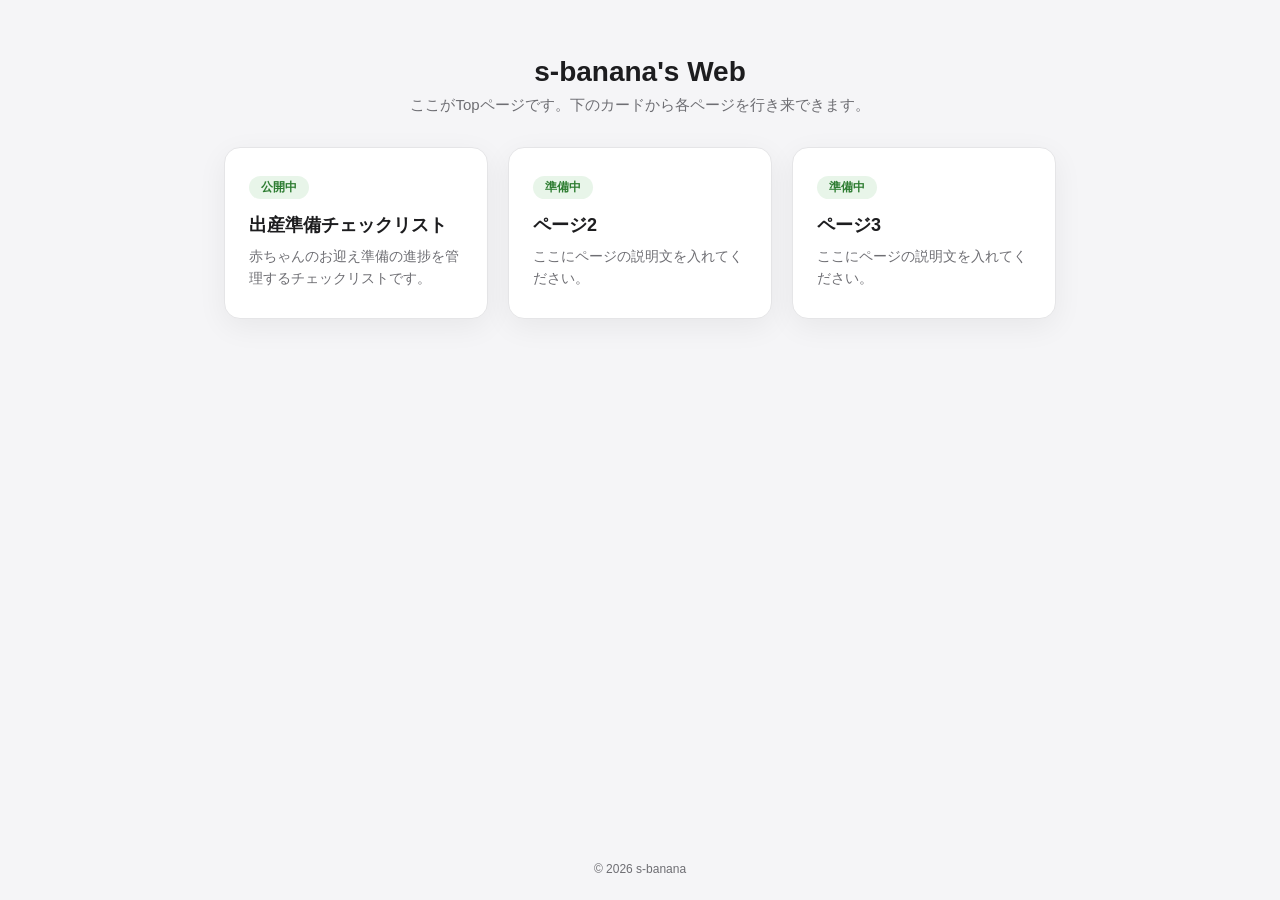
<file: index.html>
<!DOCTYPE html>
<html lang="ja">
<head>
<meta charset="UTF-8">
<meta name="viewport" content="width=device-width, initial-scale=1.0">
<title>Top | s-banana's Web</title>
<link rel="stylesheet" href="style.css">
</head>
<body>
  <header class="site-header">
    <h1>s-banana's Web</h1>
    <p>ここがTopページです。下のカードから各ページを行き来できます。</p>
  </header>

  <main>
    <div class="card-grid">

      <!-- カードは自由に複製・編集してください -->
      <a class="card" href="babychecklistv3.html">
        <span class="badge">公開中</span>
        <h2>出産準備チェックリスト</h2>
        <p>赤ちゃんのお迎え準備の進捗を管理するチェックリストです。</p>
      </a>

      <a class="card" href="page2.html">
        <span class="badge">準備中</span>
        <h2>ページ2</h2>
        <p>ここにページの説明文を入れてください。</p>
      </a>

      <a class="card" href="page3.html">
        <span class="badge">準備中</span>
        <h2>ページ3</h2>
        <p>ここにページの説明文を入れてください。</p>
      </a>

    </div>
  </main>

  <footer class="site-footer">
    &copy; 2026 s-banana
  </footer>
</body>
</html>
</file>
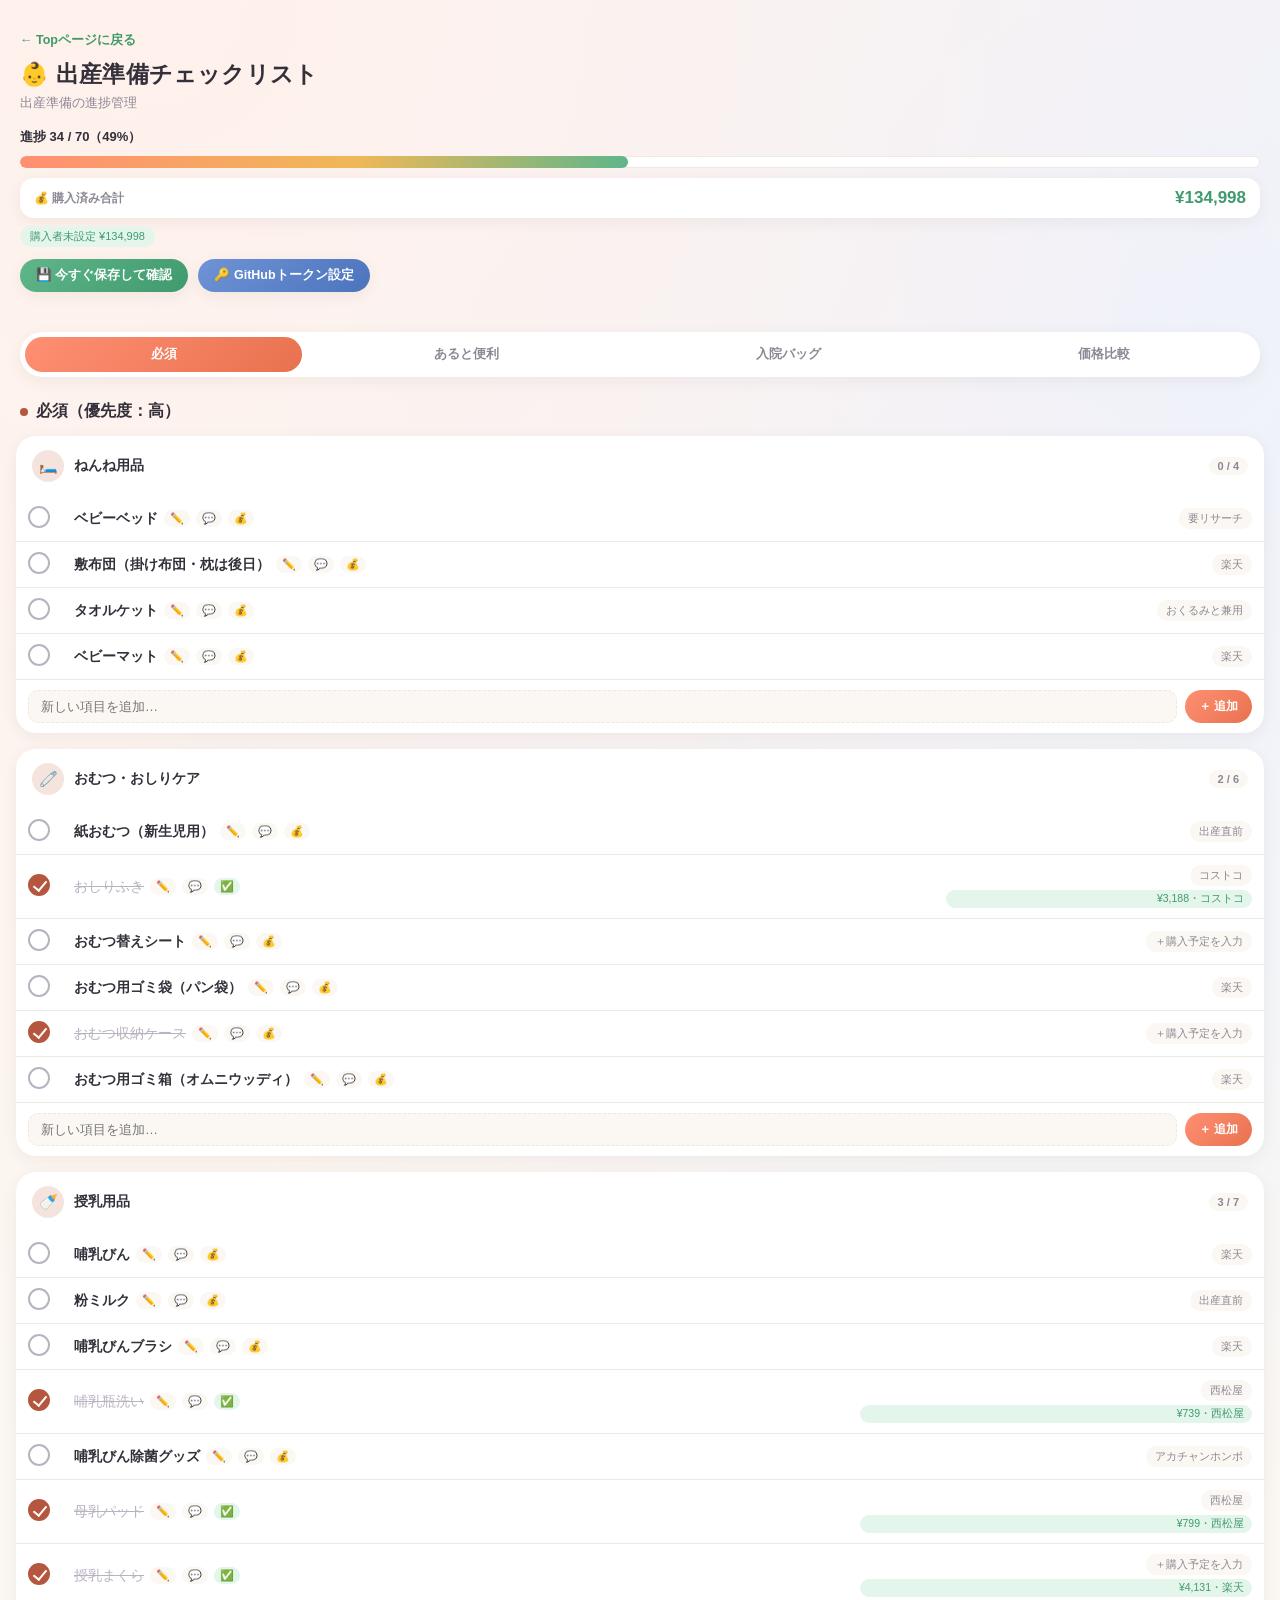
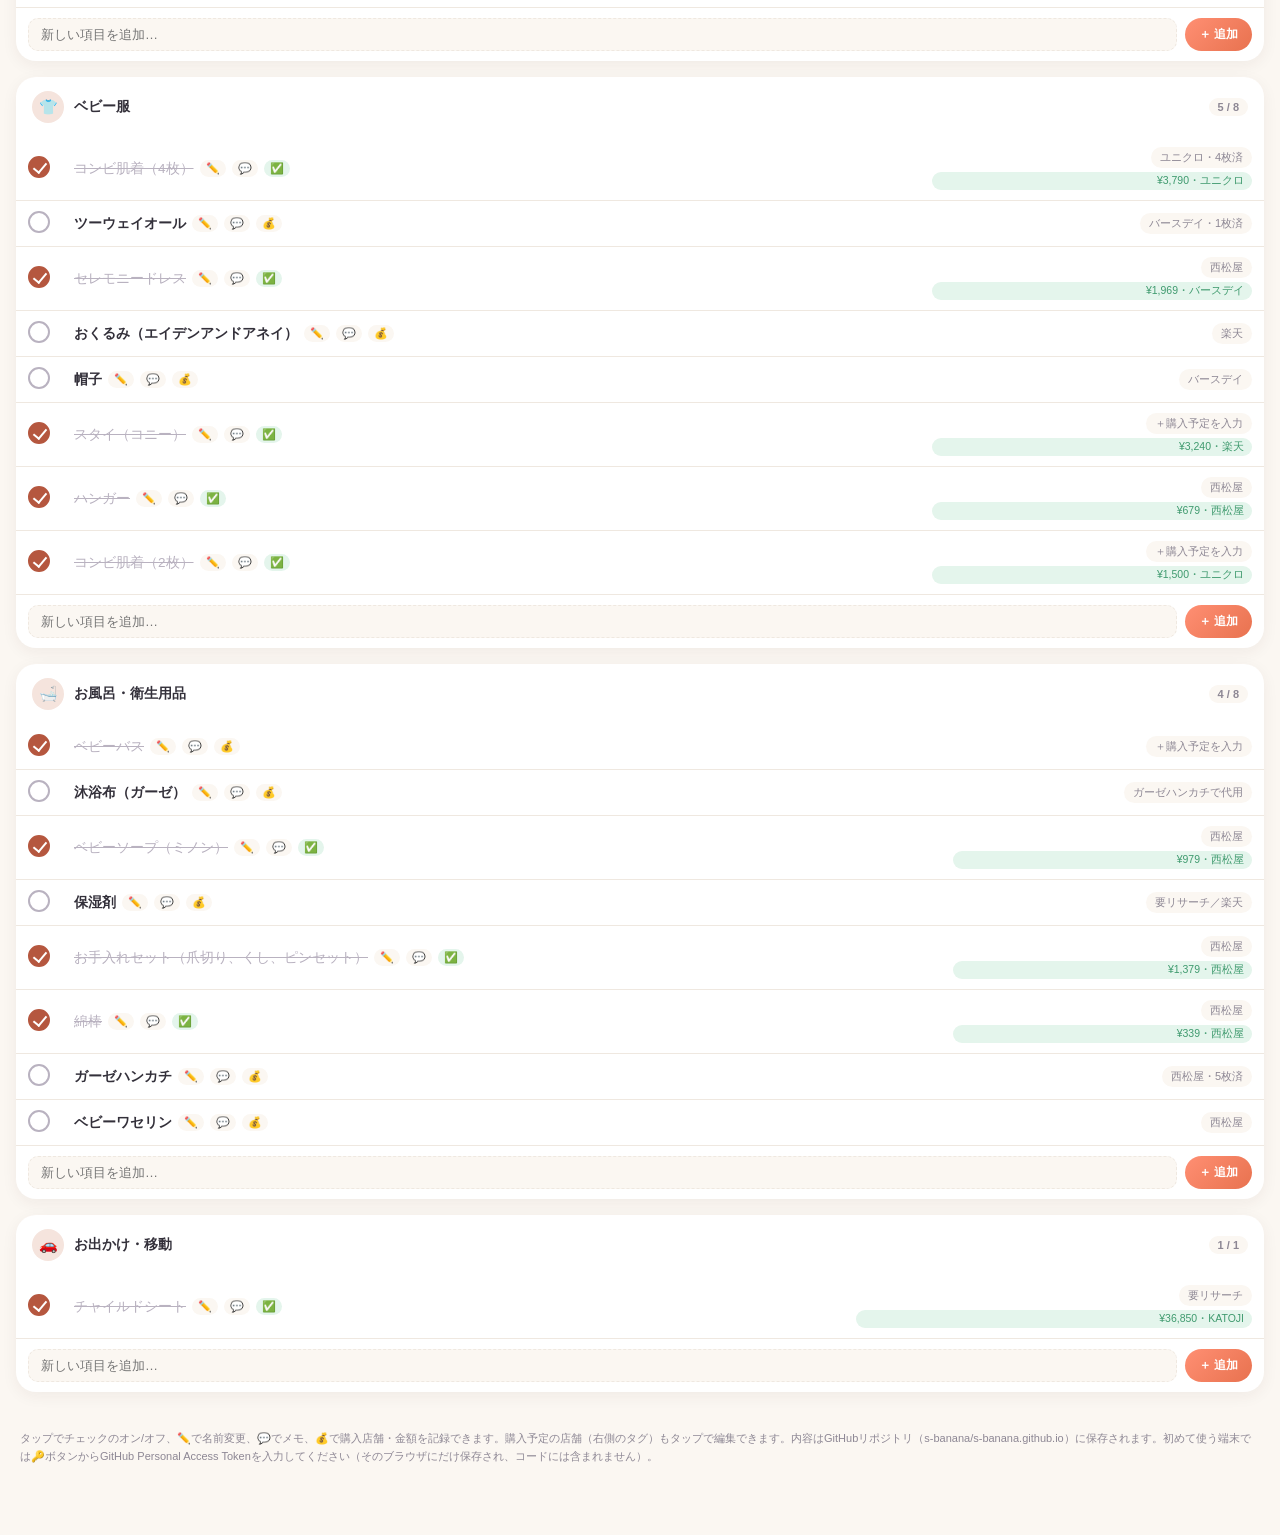
<file: babychecklistv3.html>
<!DOCTYPE html>
<html lang="ja">
<head>
<meta charset="UTF-8">
<meta name="viewport" content="width=device-width, initial-scale=1.0">
<title>出産準備チェックリスト</title>
<style>
  :root{
    --bg:#FBF7F2;
    --surface:#FFFFFF;
    --ink:#33303A;
    --ink-soft:#8D8794;
    --ink-faint:#B9B2C0;
    --line:#EFE8E0;

    --high:#FF8F73;
    --high-bg:#FFE9E2;
    --high-deep:#E8724F;

    --mid:#5FB68A;
    --mid-bg:#E4F5EC;
    --mid-deep:#3F9A6E;

    --hosp:#6E93D6;
    --hosp-bg:#E7EEFC;
    --hosp-deep:#4C74BD;

    --gold:#F0B857;

    --radius-lg:20px;
    --radius-md:14px;
    --radius-sm:10px;
    --shadow:0 4px 16px rgba(60,40,30,0.06);
  }
  *{box-sizing:border-box;}
  body{
    margin:0;
    background:
      radial-gradient(circle at 12% 0%, #FFF1EC 0%, transparent 45%),
      radial-gradient(circle at 90% 10%, #EAF2FF 0%, transparent 40%),
      var(--bg);
    font-family:"Hiragino Maru Gothic ProN","M PLUS Rounded 1c","Hiragino Sans","Yu Gothic",sans-serif;
    color:var(--ink);
    padding:0 0 70px;
    -webkit-font-smoothing:antialiased;
  }

  header{
    padding:30px 20px 22px;
    position:relative;
  }
  header h1{
    font-size:23px;
    margin:0 0 4px;
    letter-spacing:.01em;
    font-weight:800;
    display:flex;
    align-items:center;
    gap:8px;
  }
  header .sub{
    font-size:13px;
    color:var(--ink-soft);
    margin:0;
  }

  .tally-wrap{
    margin-top:16px;
    display:flex;
    align-items:center;
    justify-content:space-between;
    gap:10px;
  }
  .tally-label{ font-size:13px; color:var(--ink); font-weight:700; }
  #saveNotice{
    font-size:11px;
    font-weight:700;
    color:var(--mid-deep);
    background:var(--mid-bg);
    padding:3px 10px;
    border-radius:999px;
  }
  #saveNotice.is-error{
    color:var(--high-deep);
    background:var(--high-bg);
  }
  .progress-track{
    margin-top:10px;
    width:100%;
    height:12px;
    background:var(--surface);
    border-radius:999px;
    overflow:hidden;
    box-shadow:inset 0 0 0 1px var(--line);
  }
  .progress-fill{
    height:100%;
    width:0%;
    background:linear-gradient(90deg, var(--high), var(--gold) 55%, var(--mid));
    border-radius:999px;
    transition:width .4s cubic-bezier(.4,0,.2,1);
  }

  .save-row{
    margin-top:12px;
    display:flex;
    align-items:center;
    gap:10px;
    flex-wrap:wrap;
  }
  .save-btn{
    font-family:inherit;
    font-size:12.5px;
    font-weight:700;
    color:#fff;
    background:linear-gradient(135deg, var(--mid), var(--mid-deep));
    border:none;
    padding:8px 16px;
    border-radius:999px;
    cursor:pointer;
    box-shadow:var(--shadow);
  }
  .save-btn:active{ transform:scale(.96); }
  .save-status{
    font-size:11px;
    color:var(--ink-soft);
    line-height:1.5;
  }

  nav.tabs{
    display:flex;
    gap:6px;
    margin:18px 20px 0;
    padding:5px;
    background:var(--surface);
    border-radius:999px;
    box-shadow:var(--shadow);
    overflow-x:auto;
  }
  nav.tabs button{
    flex:1 0 auto;
    white-space:nowrap;
    font-family:inherit;
    font-size:12.5px;
    font-weight:700;
    background:none;
    border:none;
    padding:9px 14px;
    color:var(--ink-soft);
    cursor:pointer;
    border-radius:999px;
    transition:background .2s ease, color .2s ease;
  }
  nav.tabs button.active{
    color:#fff;
    background:linear-gradient(135deg, var(--high), var(--high-deep));
  }

  main{padding:18px 16px 0;}
  section.panel{display:none;}
  section.panel.active{display:block;}

  .priority-title{
    font-size:16px;
    margin:6px 4px 14px;
    font-weight:800;
    display:flex;
    align-items:center;
    gap:8px;
  }
  .priority-title .dot{
    width:8px;height:8px;border-radius:50%;
    display:inline-block;
  }

  .category{
    margin-bottom:16px;
    background:var(--surface);
    border-radius:var(--radius-lg);
    box-shadow:var(--shadow);
    overflow:hidden;
  }
  .category .cat-head{
    display:flex;
    align-items:center;
    gap:10px;
    padding:14px 16px;
  }
  .cat-icon{
    width:32px; height:32px;
    border-radius:50%;
    display:flex; align-items:center; justify-content:center;
    font-size:15px;
    flex-shrink:0;
  }
  .category .cat-head h2{
    font-size:14px;
    margin:0;
    font-weight:800;
    flex:1;
  }
  .cat-progress{
    font-size:11px;
    font-weight:700;
    color:var(--ink-soft);
    background:var(--bg);
    padding:3px 9px;
    border-radius:999px;
    flex-shrink:0;
  }

  table{ width:100%; border-collapse:collapse; }
  tr{ border-top:1px solid var(--line); }
  tr:first-child{ border-top:none; }
  td{ padding:10px 12px; font-size:13.5px; vertical-align:middle; }
  td.check-col{width:38px; text-align:center;}
  td.note-col{ text-align:right; }

  .note-tag{
    display:inline-block;
    font-size:11px;
    color:var(--ink-soft);
    background:var(--bg);
    padding:3px 9px;
    border-radius:999px;
    white-space:nowrap;
    cursor:pointer;
  }
  .note-input{
    font-family:inherit;
    font-size:11px;
    color:var(--ink);
    border:none;
    border-bottom:2px solid var(--high);
    background:transparent;
    padding:0 0 2px;
    width:90px;
    text-align:right;
    box-sizing:border-box;
  }
  .note-input:focus{ outline:none; }
  .purchased-tag{
    display:block;
    font-size:10.5px;
    color:var(--mid-deep);
    background:var(--mid-bg);
    padding:2px 8px;
    border-radius:999px;
    white-space:nowrap;
    margin-top:4px;
  }

  .buy-btn{
    border:none; background:var(--bg); cursor:pointer;
    font-size:11px; color:var(--ink-soft);
    margin-left:6px; padding:2px 6px;
    border-radius:999px;
    vertical-align:middle;
  }
  .buy-btn.has-buy{ color:var(--mid-deep); background:var(--mid-bg); }

  tr.buy-row td{ padding:0 14px 14px; border-top:none; }
  tr.buy-row.hidden{ display:none; }
  .buy-form{ display:flex; gap:8px; flex-wrap:wrap; }
  .buy-form input{
    font-family:inherit;
    font-size:12.5px;
    padding:8px 10px;
    border:1.5px solid var(--line);
    border-radius:var(--radius-sm);
    background:var(--bg);
    box-sizing:border-box;
  }
  .buy-form input.buy-store-input{ flex:1.2; min-width:120px; }
  .buy-form input.buy-price-input{ flex:1; min-width:90px; }
  .buy-form input.buy-buyer-input{ flex-basis:100%; }
  .buy-form input:focus{ outline:none; border-color:var(--mid); }

  .breakdown-row{
    margin-top:8px;
    display:flex;
    flex-wrap:wrap;
    gap:6px;
  }
  .breakdown-chip{
    font-size:11px;
    color:var(--mid-deep);
    background:var(--mid-bg);
    padding:3px 10px;
    border-radius:999px;
    white-space:nowrap;
  }

  .total-row{
    margin-top:10px;
    display:flex;
    align-items:center;
    justify-content:space-between;
    background:var(--surface);
    padding:10px 14px;
    border-radius:var(--radius-md);
    box-shadow:var(--shadow);
  }
  .total-label{ font-size:12px; color:var(--ink-soft); font-weight:700; }
  .total-value{ font-size:17px; color:var(--mid-deep); font-weight:800; }

  .checkbox{
    width:22px;height:22px;
    border:2px solid var(--ink-faint);
    border-radius:50%;
    display:inline-block;
    cursor:pointer;
    position:relative;
    transition:background .15s ease, border-color .15s ease, transform .1s ease;
  }
  .checkbox:active{ transform:scale(.9); }
  .checkbox.checked{ border-color:transparent; }
  .checkbox.checked::after{
    content:"";
    position:absolute;
    left:6px; top:2px;
    width:6px; height:11px;
    border:solid #fff;
    border-width:0 2.5px 2.5px 0;
    transform:rotate(40deg);
  }

  .item-text{ cursor:pointer; font-weight:600; }
  .item-text.checked{ color:var(--ink-faint); text-decoration:line-through; font-weight:400; }

  .memo-btn{
    border:none; background:var(--bg); cursor:pointer;
    font-size:11px; color:var(--ink-soft);
    margin-left:6px; padding:2px 6px;
    border-radius:999px;
    vertical-align:middle;
  }
  .memo-btn.has-memo{ color:var(--high-deep); background:var(--high-bg); }

  .rename-input{
    font-family:inherit;
    font-size:13.5px;
    font-weight:600;
    color:var(--ink);
    border:none;
    border-bottom:2px solid var(--high);
    background:transparent;
    padding:0 0 2px;
    width:100%;
    box-sizing:border-box;
  }
  .rename-input:focus{ outline:none; }

  .del-btn{
    border:none; background:none; cursor:pointer;
    font-size:14px; color:var(--ink-faint);
    margin-left:4px; padding:0 4px;
    vertical-align:middle;
  }

  .add-item-row td{ padding:10px 12px; }
  .add-item-form{
    display:flex;
    gap:8px;
    align-items:center;
  }
  .add-item-input{
    flex:1;
    font-family:inherit;
    font-size:13px;
    padding:8px 12px;
    border:1.5px dashed var(--line);
    border-radius:var(--radius-sm);
    background:var(--bg);
    box-sizing:border-box;
  }
  .add-item-input:focus{ outline:none; border-color:var(--high); border-style:solid; }
  .add-item-btn{
    font-family:inherit;
    font-size:12px;
    font-weight:700;
    color:#fff;
    background:linear-gradient(135deg, var(--high), var(--high-deep));
    border:none;
    padding:8px 14px;
    border-radius:999px;
    cursor:pointer;
    white-space:nowrap;
  }

  tr.memo-row td{ padding:0 14px 14px; border-top:none; }
  tr.memo-row.hidden{ display:none; }
  textarea.memo-input{
    width:100%;
    font-family:inherit;
    font-size:12.5px;
    padding:8px 10px;
    border:1.5px solid var(--line);
    border-radius:var(--radius-sm);
    background:var(--bg);
    resize:vertical;
    min-height:36px;
    box-sizing:border-box;
  }
  textarea.memo-input:focus{ outline:none; border-color:var(--high); }

  footer{ padding:22px 20px 0; font-size:11px; color:var(--ink-soft); line-height:1.6; }

  .price-note{
    font-size:12px;
    color:var(--ink-soft);
    margin:0 0 14px;
    line-height:1.6;
    background:var(--surface);
    padding:12px 14px;
    border-radius:var(--radius-md);
    box-shadow:var(--shadow);
  }
  table.price-table{
    width:100%;
    border-collapse:separate;
    border-spacing:0 8px;
  }
  table.price-table th{
    text-align:left;
    font-size:10.5px;
    color:var(--ink-soft);
    padding:0 10px 4px;
    font-weight:800;
  }
  table.price-table tr:not(:first-child){
    background:var(--surface);
    box-shadow:var(--shadow);
  }
  table.price-table td{
    font-size:12.5px;
    padding:12px 10px;
    vertical-align:top;
  }
  table.price-table tr:not(:first-child) td:first-child{ border-radius:var(--radius-sm) 0 0 var(--radius-sm); }
  table.price-table tr:not(:first-child) td:last-child{ border-radius:0 var(--radius-sm) var(--radius-sm) 0; }
  table.price-table td.item-name{ font-weight:800; width:26%; }
  table.price-table td.cheapest{ color:var(--mid-deep); font-weight:800; }
</style>
</head>
<body>

<header>
  <a href="index.html" style="display:inline-block;margin-bottom:10px;font-size:12.5px;font-weight:700;color:var(--mid-deep);text-decoration:none;">← Topページに戻る</a>
  <h1>👶 出産準備チェックリスト</h1>
  <p class="sub">出産準備の進捗管理</p>
  <div class="tally-wrap">
    <span class="tally-label" id="tallyLabel">進捗 0 / 0</span>
    <span id="saveNotice" style="opacity:0;transition:opacity .3s;"></span>
  </div>
  <div class="progress-track">
    <div class="progress-fill" id="progressFill"></div>
  </div>
  <div class="total-row">
    <span class="total-label">💰 購入済み合計</span>
    <span class="total-value" id="totalValue">¥0</span>
  </div>
  <div class="breakdown-row" id="breakdownRow"></div>
  <div class="save-row">
    <button type="button" class="save-btn" id="manualSaveBtn">💾 今すぐ保存して確認</button>
    <button type="button" class="save-btn" id="tokenSetupBtn" style="background:linear-gradient(135deg, var(--hosp), var(--hosp-deep));">🔑 GitHubトークン設定</button>
    <span class="save-status" id="saveStatus"></span>
  </div>
</header>

<nav class="tabs">
  <button class="tab-btn active" data-panel="p-high">必須</button>
  <button class="tab-btn" data-panel="p-mid">あると便利</button>
  <button class="tab-btn" data-panel="p-hosp">入院バッグ</button>
  <button class="tab-btn" data-panel="p-price">価格比較</button>
</nav>

<main>
  <section class="panel active" id="p-high"></section>
  <section class="panel" id="p-mid"></section>
  <section class="panel" id="p-hosp"></section>
  <section class="panel" id="p-price"></section>
</main>

<footer>タップでチェックのオン/オフ、✏️で名前変更、💬でメモ、💰で購入店舗・金額を記録できます。購入予定の店舗（右側のタグ）もタップで編集できます。内容はGitHubリポジトリ（s-banana/s-banana.github.io）に保存されます。初めて使う端末では🔑ボタンからGitHub Personal Access Tokenを入力してください（そのブラウザにだけ保存され、コードには含まれません）。</footer>

<script>
var DATA = {
  high: {
    title: "必須（優先度：高）",
    band: "#B5573F", bandBg: "#F5E4DD",
    cats: [
      { name:"ねんね用品", items:[
        {t:"ベビーベッド", n:"要リサーチ", done:false},
        {t:"敷布団（掛け布団・枕は後日）", n:"楽天", done:false},
        {t:"タオルケット", n:"おくるみと兼用", done:false},
        {t:"ベビーマット", n:"楽天", done:false}
      ]},
      { name:"おむつ・おしりケア", items:[
        {t:"紙おむつ（新生児用）", n:"出産直前", done:false},
        {t:"おしりふき", n:"コストコ", done:true, buyStore:"コストコ", price:3188},
        {t:"おむつ替えシート", n:"", done:false},
        {t:"おむつ用ゴミ袋（パン袋）", n:"楽天", done:false},
        {t:"おむつ収納ケース", n:"", done:true},
        {t:"おむつ用ゴミ箱（オムニウッディ）", n:"楽天", done:false}
      ]},
      { name:"授乳用品", items:[
        {t:"哺乳びん", n:"楽天", done:false},
        {t:"粉ミルク", n:"出産直前", done:false},
        {t:"哺乳びんブラシ", n:"楽天", done:false},
        {t:"哺乳瓶洗い", n:"西松屋", done:true, buyStore:"西松屋", price:739},
        {t:"哺乳びん除菌グッズ", n:"アカチャンホンポ", done:false},
        {t:"母乳パッド", n:"西松屋", done:true, buyStore:"西松屋", price:799},
        {t:"授乳まくら", n:"", done:true, buyStore:"楽天", price:4131}
      ]},
      { name:"ベビー服", items:[
        {t:"コンビ肌着（4枚）", n:"ユニクロ・4枚済", done:true, buyStore:"ユニクロ", price:3790},
        {t:"ツーウェイオール", n:"バースデイ・1枚済", done:false},
        {t:"セレモニードレス", n:"西松屋", done:true, buyStore:"バースデイ", price:1969},
        {t:"おくるみ（エイデンアンドアネイ）", n:"楽天", done:false},
        {t:"帽子", n:"バースデイ", done:false},
        {t:"スタイ（コニー）", n:"", done:true, buyStore:"楽天", price:3240},
        {t:"ハンガー", n:"西松屋", done:true, buyStore:"西松屋", price:679},
        {t:"コンビ肌着（2枚）", n:"", done:true, buyStore:"ユニクロ", price:1500}
      ]},
      { name:"お風呂・衛生用品", items:[
        {t:"ベビーバス", n:"", done:true},
        {t:"沐浴布（ガーゼ）", n:"ガーゼハンカチで代用", done:false},
        {t:"ベビーソープ（ミノン）", n:"西松屋", done:true, buyStore:"西松屋", price:979},
        {t:"保湿剤", n:"要リサーチ／楽天", done:false},
        {t:"お手入れセット（爪切り、くし、ピンセット）", n:"西松屋", done:true, buyStore:"西松屋", price:1379},
        {t:"綿棒", n:"西松屋", done:true, buyStore:"西松屋", price:339},
        {t:"ガーゼハンカチ", n:"西松屋・5枚済", done:false},
        {t:"ベビーワセリン", n:"西松屋", done:false}
      ]},
      { name:"お出かけ・移動", items:[
        {t:"チャイルドシート", n:"要リサーチ", done:true, buyStore:"KATOJI", price:36850}
      ]}
    ]
  },
  mid: {
    title: "あると便利（優先度：中）",
    band: "#6E8A63", bandBg: "#E7EEE0",
    cats: [
      { name:"ねんね・あやし", items:[
        {t:"スリーパー", n:"寝返り開始後", done:false},
        {t:"メリー", n:"楽天？", done:false},
        {t:"スワドル", n:"楽天", done:false}
      ]},
      { name:"お出かけ", items:[
        {t:"ベビーカー", n:"要リサーチ", done:false},
        {t:"抱っこひも", n:"コニー使用後に検討", done:false},
        {t:"抱っこひも（セカンド）", n:"コニー公式", done:true, buyStore:"楽天", price:6939},
        {t:"ベビーカーフック", n:"", done:false},
        {t:"カーステッカー", n:"", done:false},
        {t:"お出かけバッグ", n:"西松屋", done:true, buyStore:"西松屋", price:2727},
        {t:"母子手帳ケース", n:"西松屋", done:true, buyStore:"西松屋", price:1699},
        {t:"腹帯", n:"", done:true, buyStore:"アカチャンホンポ", price:2618},
        {t:"骨盤ベルト", n:"", done:true, buyStore:"アカチャンホンポ", price:5280}
      ]},
      { name:"授乳サポート", items:[
        {t:"搾乳機", n:"要リサーチ", done:false},
        {t:"授乳ライト", n:"要リサーチ", done:false},
        {t:"円座クッション", n:"実家にある？", done:false},
        {t:"乳頭ケア用品", n:"", done:true}
      ]},
      { name:"お部屋環境", items:[
        {t:"温湿度計", n:"", done:true},
        {t:"おむつストッカー", n:"", done:true, buyStore:"楽天", price:2831},
        {t:"その他①", n:"", done:true, buyStore:"バースデイ", price:9075},
        {t:"棚類", n:"", done:true, buyStore:"IKEA", price:26494},
        {t:"本", n:"", done:true, buyStore:"積分館", price:2640},
        {t:"その他②", n:"", done:true, buyStore:"西松屋", price:9445}
      ]}
    ]
  },
  hosp: {
    title: "入院バッグ（ママ用）",
    band: "#4C6E8A", bandBg: "#DEE7ED",
    cats: [
      { name:"入院前に準備", items:[
        {t:"母子手帳", n:"", done:false},
        {t:"健康保険証", n:"", done:false},
        {t:"診察券", n:"", done:false},
        {t:"入院書類", n:"", done:false},
        {t:"スマホ", n:"", done:false},
        {t:"スマホ充電器", n:"", done:false},
        {t:"メガネ", n:"", done:true},
        {t:"前開きパジャマ", n:"あと1着・バースデイ/西松屋", done:true, buyStore:"無印", price:3990},
        {t:"授乳ブラ", n:"あと2着・バースデイ/西松屋", done:true, buyStore:"西松屋", price:1678},
        {t:"産褥ショーツ", n:"", done:true},
        {t:"産褥パッド", n:"西松屋", done:false},
        {t:"ペットボトル用ストローキャップ", n:"", done:true},
        {t:"テニスボール", n:"", done:true},
        {t:"うちわ・ハンディファン", n:"", done:true}
      ]}
    ]
  }
};

function addMemoField(dataObj){
  var keys = Object.keys(dataObj);
  for (var k = 0; k < keys.length; k++){
    var cats = dataObj[keys[k]].cats;
    for (var ci = 0; ci < cats.length; ci++){
      for (var ii = 0; ii < cats[ci].items.length; ii++){
        var it = cats[ci].items[ii];
        if (typeof it.memo === "undefined") it.memo = "";
        if (typeof it.isCustom === "undefined") it.isCustom = false;
        if (typeof it.buyStore === "undefined") it.buyStore = "";
        if (typeof it.price === "undefined") it.price = "";
        if (typeof it.buyer === "undefined") it.buyer = "";
      }
    }
  }
}
addMemoField(DATA);

var DEFAULT_TEXT = {};
var DEFAULT_NOTE = {};
(function captureDefaultText(){
  var keys = Object.keys(DATA);
  for (var k = 0; k < keys.length; k++){
    var cats = DATA[keys[k]].cats;
    for (var ci = 0; ci < cats.length; ci++){
      for (var ii = 0; ii < cats[ci].items.length; ii++){
        var id = keys[k] + "-" + ci + "-" + ii;
        DEFAULT_TEXT[id] = cats[ci].items[ii].t;
        DEFAULT_NOTE[id] = cats[ci].items[ii].n;
      }
    }
  }
})();

var PANEL_MAP = { high:"p-high", mid:"p-mid", hosp:"p-hosp" };

var PRICE_DATA = [
  { name:"ベビーベッド", amazon:"5,000〜25,000円", nishimatsuya:"5,000〜20,000円", rakuten:"4,500〜27,000円", cheapest:"nishimatsuya", memo:"添い寝タイプは安め、据置き型は高め" },
  { name:"おむつ替えシート", amazon:"900〜2,000円", nishimatsuya:"約1,300円", rakuten:"800〜2,000円", cheapest:"rakuten", memo:"" },
  { name:"保湿剤（ベビーワセリン等）", amazon:"500〜1,400円", nishimatsuya:"548円〜", rakuten:"400〜1,500円", cheapest:"nishimatsuya", memo:"西松屋オリジナルが手頃" },
  { name:"チャイルドシート", amazon:"30,000〜60,000円", nishimatsuya:"店頭中心・要確認", rakuten:"25,000〜40,000円", cheapest:"rakuten", memo:"回転式・ISOFIXは高め" },
  { name:"メリー", amazon:"2,000〜6,000円", nishimatsuya:"1,500〜3,000円", rakuten:"2,000〜6,000円", cheapest:"nishimatsuya", memo:"SmartAngelが安め" },
  { name:"ベビーカー", amazon:"35,000〜60,000円", nishimatsuya:"7,000〜20,000円", rakuten:"30,000〜65,000円", cheapest:"nishimatsuya", memo:"西松屋は普及モデル中心" },
  { name:"ベビーカーフック", amazon:"700〜1,500円", nishimatsuya:"500〜1,000円", rakuten:"600〜1,500円", cheapest:"nishimatsuya", memo:"" },
  { name:"カーステッカー", amazon:"300〜800円", nishimatsuya:"300〜600円", rakuten:"300〜800円", cheapest:"nishimatsuya", memo:"" },
  { name:"搾乳機（電動）", amazon:"5,000〜35,000円", nishimatsuya:"手動中心・電動は少なめ", rakuten:"5,000〜36,000円", cheapest:"amazon", memo:"ハンズフリー型は高め" },
  { name:"授乳ライト", amazon:"2,000〜5,000円", nishimatsuya:"取扱い少なめ", rakuten:"2,000〜5,000円", cheapest:"amazon", memo:"ニトリ・無印でも代用可" }
];

function renderPriceComparison(){
  var panel = document.getElementById("p-price");
  panel.innerHTML = "";

  var note = document.createElement("p");
  note.className = "price-note";
  note.textContent = "店舗未定・要リサーチだった項目のみ、参考価格帯をまとめました。実売価格は商品・モデルによって幅があるため、購入前に最新価格をご確認ください（調査時点の目安です）。緑色が比較的安い店舗の目安です。";
  panel.appendChild(note);

  var table = document.createElement("table");
  table.className = "price-table";
  var thead = document.createElement("tr");
  ["項目","Amazon","西松屋","楽天"].forEach(function(h){
    var th = document.createElement("th");
    th.textContent = h;
    thead.appendChild(th);
  });
  table.appendChild(thead);

  PRICE_DATA.forEach(function(row){
    var tr = document.createElement("tr");

    var tdName = document.createElement("td");
    tdName.className = "item-name";
    tdName.textContent = row.name;
    if (row.memo) {
      var memoSpan = document.createElement("span");
      memoSpan.style.cssText = "display:block;font-weight:normal;font-size:11px;color:var(--ink-soft);margin-top:2px;";
      memoSpan.textContent = row.memo;
      tdName.appendChild(memoSpan);
    }
    tr.appendChild(tdName);

    ["amazon","nishimatsuya","rakuten"].forEach(function(storeKey){
      var td = document.createElement("td");
      if (row.cheapest === storeKey) td.className = "cheapest";
      td.textContent = row[storeKey];
      tr.appendChild(td);
    });

    table.appendChild(tr);
  });
  panel.appendChild(table);
}

var CATEGORY_ICONS = {
  "ねんね用品":"🛏️", "おむつ・おしりケア":"🧷", "授乳用品":"🍼", "ベビー服":"👕",
  "お風呂・衛生用品":"🛁", "お出かけ・移動":"🚗", "ねんね・あやし":"🎵", "お出かけ":"🚼",
  "授乳サポート":"🤱", "お部屋環境":"🌡️", "入院前に準備":"🏥"
};

function render(){
  var keys = Object.keys(DATA);
  for (var k = 0; k < keys.length; k++){
    var key = keys[k];
    var group = DATA[key];
    var panel = document.getElementById(PANEL_MAP[key]);
    panel.innerHTML = "";

    var titleEl = document.createElement("div");
    titleEl.className = "priority-title";
    var dot = document.createElement("span");
    dot.className = "dot";
    dot.style.background = group.band;
    titleEl.appendChild(dot);
    var titleText = document.createElement("span");
    titleText.textContent = group.title;
    titleEl.appendChild(titleText);
    panel.appendChild(titleEl);

    for (var ci = 0; ci < group.cats.length; ci++){
      var cat = group.cats[ci];
      var catEl = document.createElement("div");
      catEl.className = "category";

      var head = document.createElement("div");
      head.className = "cat-head";
      var doneCount = 0;
      for (var x = 0; x < cat.items.length; x++){ if (cat.items[x].done) doneCount++; }

      var iconBadge = document.createElement("span");
      iconBadge.className = "cat-icon";
      iconBadge.style.background = group.bandBg;
      iconBadge.textContent = CATEGORY_ICONS[cat.name] || "✨";
      head.appendChild(iconBadge);

      var h2 = document.createElement("h2");
      h2.textContent = cat.name;
      var progSpan = document.createElement("span");
      progSpan.className = "cat-progress";
      progSpan.textContent = doneCount + " / " + cat.items.length;
      head.appendChild(h2);
      head.appendChild(progSpan);
      catEl.appendChild(head);

      var table = document.createElement("table");
      for (var ii = 0; ii < cat.items.length; ii++){
        var item = cat.items[ii];
        var rowId = key + "-" + ci + "-" + ii;
        var tr = document.createElement("tr");

        var tdCheck = document.createElement("td");
        tdCheck.className = "check-col";
        var cb = document.createElement("span");
        cb.className = "checkbox" + (item.done ? " checked" : "");
        cb.setAttribute("data-key", key);
        cb.setAttribute("data-ci", ci);
        cb.setAttribute("data-ii", ii);
        if (item.done) { cb.style.background = group.band; cb.style.borderColor = group.band; }
        tdCheck.appendChild(cb);

        var tdItem = document.createElement("td");

        if (item.editing) {
          var renameInput = document.createElement("input");
          renameInput.type = "text";
          renameInput.className = "rename-input";
          renameInput.value = item.t;
          renameInput.setAttribute("data-key", key);
          renameInput.setAttribute("data-ci", ci);
          renameInput.setAttribute("data-ii", ii);
          tdItem.appendChild(renameInput);
        } else {
          var itemSpan = document.createElement("span");
          itemSpan.className = "item-text" + (item.done ? " checked" : "");
          itemSpan.textContent = item.t;
          itemSpan.setAttribute("data-key", key);
          itemSpan.setAttribute("data-ci", ci);
          itemSpan.setAttribute("data-ii", ii);
          tdItem.appendChild(itemSpan);

          var renameBtn = document.createElement("button");
          renameBtn.type = "button";
          renameBtn.className = "memo-btn";
          renameBtn.textContent = "✏️";
          renameBtn.setAttribute("data-rename-toggle", rowId);
          tdItem.appendChild(renameBtn);

          var memoBtn = document.createElement("button");
          memoBtn.type = "button";
          memoBtn.className = "memo-btn" + (item.memo ? " has-memo" : "");
          memoBtn.textContent = item.memo ? "📝" : "💬";
          memoBtn.setAttribute("data-memo-toggle", rowId);
          tdItem.appendChild(memoBtn);

          if (item.isCustom) {
            var delBtn = document.createElement("button");
            delBtn.type = "button";
            delBtn.className = "del-btn";
            delBtn.textContent = "🗑️";
            delBtn.setAttribute("data-del-key", key);
            delBtn.setAttribute("data-del-ci", ci);
            delBtn.setAttribute("data-del-ii", ii);
            tdItem.appendChild(delBtn);
          }

          var buyBtn = document.createElement("button");
          buyBtn.type = "button";
          var hasBuy = item.price || item.buyStore;
          buyBtn.className = "buy-btn" + (hasBuy ? " has-buy" : "");
          buyBtn.textContent = hasBuy ? "✅" : "💰";
          buyBtn.setAttribute("data-buy-toggle", rowId);
          tdItem.appendChild(buyBtn);
        }

        var tdNote = document.createElement("td");
        tdNote.className = "note-col";
        if (item.editingNote) {
          var noteInput = document.createElement("input");
          noteInput.type = "text";
          noteInput.className = "note-input";
          noteInput.placeholder = "購入予定の店舗";
          noteInput.value = item.n;
          noteInput.setAttribute("data-key", key);
          noteInput.setAttribute("data-ci", ci);
          noteInput.setAttribute("data-ii", ii);
          tdNote.appendChild(noteInput);
        } else {
          var noteTag = document.createElement("span");
          noteTag.className = "note-tag";
          noteTag.textContent = item.n || "＋購入予定を入力";
          noteTag.setAttribute("data-note-toggle", rowId);
          tdNote.appendChild(noteTag);
        }
        if (item.price) {
          var purchasedTag = document.createElement("span");
          purchasedTag.className = "purchased-tag";
          var priceNum = Number(item.price) || 0;
          var tagText = "¥" + priceNum.toLocaleString("ja-JP");
          if (item.buyStore) tagText += "・" + item.buyStore;
          if (item.buyer) tagText += "・" + item.buyer;
          purchasedTag.textContent = tagText;
          tdNote.appendChild(purchasedTag);
        }

        tr.appendChild(tdCheck);
        tr.appendChild(tdItem);
        tr.appendChild(tdNote);
        table.appendChild(tr);

        var memoTr = document.createElement("tr");
        memoTr.className = "memo-row hidden";
        memoTr.setAttribute("data-memo-row", rowId);
        var memoTd = document.createElement("td");
        memoTd.colSpan = 3;
        var memoTextarea = document.createElement("textarea");
        memoTextarea.className = "memo-input";
        memoTextarea.placeholder = "メモを入力…";
        memoTextarea.value = item.memo;
        memoTextarea.setAttribute("data-key", key);
        memoTextarea.setAttribute("data-ci", ci);
        memoTextarea.setAttribute("data-ii", ii);
        memoTd.appendChild(memoTextarea);
        memoTr.appendChild(memoTd);
        table.appendChild(memoTr);

        var buyTr = document.createElement("tr");
        buyTr.className = "buy-row hidden";
        buyTr.setAttribute("data-buy-row", rowId);
        var buyTd = document.createElement("td");
        buyTd.colSpan = 3;
        var buyForm = document.createElement("div");
        buyForm.className = "buy-form";
        var buyStoreInput = document.createElement("input");
        buyStoreInput.type = "text";
        buyStoreInput.className = "buy-store-input";
        buyStoreInput.placeholder = "購入した店舗（例: 西松屋）";
        buyStoreInput.value = item.buyStore;
        buyStoreInput.setAttribute("data-key", key);
        buyStoreInput.setAttribute("data-ci", ci);
        buyStoreInput.setAttribute("data-ii", ii);
        var buyPriceInput = document.createElement("input");
        buyPriceInput.type = "number";
        buyPriceInput.className = "buy-price-input";
        buyPriceInput.placeholder = "金額（円）";
        buyPriceInput.value = item.price;
        buyPriceInput.setAttribute("data-key", key);
        buyPriceInput.setAttribute("data-ci", ci);
        buyPriceInput.setAttribute("data-ii", ii);
        var buyBuyerInput = document.createElement("input");
        buyBuyerInput.type = "text";
        buyBuyerInput.className = "buy-buyer-input";
        buyBuyerInput.placeholder = "購入者（例: 夫）";
        buyBuyerInput.value = item.buyer;
        buyBuyerInput.setAttribute("data-key", key);
        buyBuyerInput.setAttribute("data-ci", ci);
        buyBuyerInput.setAttribute("data-ii", ii);
        buyForm.appendChild(buyStoreInput);
        buyForm.appendChild(buyPriceInput);
        buyForm.appendChild(buyBuyerInput);
        buyTd.appendChild(buyForm);
        buyTr.appendChild(buyTd);
        table.appendChild(buyTr);
      }

      var addRow = document.createElement("tr");
      addRow.className = "add-item-row";
      var addTd = document.createElement("td");
      addTd.colSpan = 3;
      var addForm = document.createElement("div");
      addForm.className = "add-item-form";
      var addInput = document.createElement("input");
      addInput.type = "text";
      addInput.className = "add-item-input";
      addInput.placeholder = "新しい項目を追加…";
      addInput.setAttribute("data-add-key", key);
      addInput.setAttribute("data-add-ci", ci);
      var addBtn = document.createElement("button");
      addBtn.type = "button";
      addBtn.className = "add-item-btn";
      addBtn.textContent = "＋ 追加";
      addBtn.setAttribute("data-add-key", key);
      addBtn.setAttribute("data-add-ci", ci);
      addForm.appendChild(addInput);
      addForm.appendChild(addBtn);
      addTd.appendChild(addForm);
      addRow.appendChild(addTd);
      table.appendChild(addRow);

      catEl.appendChild(table);
      panel.appendChild(catEl);
    }
  }
  updateTally();
  updateTotal();
  renderPriceComparison();
}

// ---- GitHub-backed storage config ----
var GITHUB_OWNER = "s-banana";
var GITHUB_REPO = "s-banana.github.io";
var GITHUB_BRANCH = "main";
var GITHUB_DATA_PATH = "baby-checklist-data.json";
var GITHUB_TOKEN_KEY = "baby-checklist-gh-token"; // localStorage key, browser-only, never committed

function getGithubToken(){
  try { return localStorage.getItem(GITHUB_TOKEN_KEY) || ""; }
  catch (err) { return ""; }
}

function setupGithubToken(){
  var current = getGithubToken();
  var entered = window.prompt(
    "GitHub Personal Access Token を入力してください。\n" +
    "このブラウザだけに保存され、コードやリポジトリには一切含まれません。\n" +
    "空にして OK を押すとトークンを削除します。",
    current
  );
  if (entered === null) return; // cancelled
  try {
    if (entered.trim()) {
      localStorage.setItem(GITHUB_TOKEN_KEY, entered.trim());
      showSaveNotice("トークンを保存しました");
    } else {
      localStorage.removeItem(GITHUB_TOKEN_KEY);
      showSaveNotice("トークンを削除しました");
    }
  } catch (err) {
    showSaveNotice("トークンの保存に失敗しました", true);
  }
}

function utf8ToBase64(str){
  return btoa(unescape(encodeURIComponent(str)));
}
function base64ToUtf8(str){
  return decodeURIComponent(escape(atob(str.replace(/\n/g, ""))));
}

async function ghGetFile(){
  var token = getGithubToken();
  var url = "https://api.github.com/repos/" + GITHUB_OWNER + "/" + GITHUB_REPO +
    "/contents/" + GITHUB_DATA_PATH + "?ref=" + GITHUB_BRANCH + "&t=" + Date.now();
  var headers = { "Accept": "application/vnd.github+json" };
  if (token) headers["Authorization"] = "token " + token;
  var res = await fetch(url, { headers: headers, cache: "no-store" });
  if (res.status === 404) return null;
  if (!res.ok) throw new Error("GitHub取得エラー: " + res.status);
  var data = await res.json();
  return { sha: data.sha, content: base64ToUtf8(data.content) };
}

async function ghPutFile(contentStr, sha){
  var token = getGithubToken();
  if (!token) throw new Error("GitHubトークンが未設定です");
  var url = "https://api.github.com/repos/" + GITHUB_OWNER + "/" + GITHUB_REPO +
    "/contents/" + GITHUB_DATA_PATH;
  var body = {
    message: "update checklist data",
    content: utf8ToBase64(contentStr),
    branch: GITHUB_BRANCH
  };
  if (sha) body.sha = sha;
  var res = await fetch(url, {
    method: "PUT",
    headers: {
      "Accept": "application/vnd.github+json",
      "Authorization": "token " + token,
      "Content-Type": "application/json"
    },
    body: JSON.stringify(body)
  });
  if (!res.ok) {
    var errText = "";
    try { errText = (await res.json()).message; } catch (e) {}
    var err = new Error("GitHub保存エラー " + res.status + (errText ? ": " + errText : ""));
    err.status = res.status;
    throw err;
  }
  return await res.json();
}

// 409（他の保存と競合してshaが古くなった場合）は、最新のshaを取り直して
// 自動的に再試行する。それでも競合する場合のみ、エラーとして呼び出し元に伝える。
async function saveWithRetry(maxAttempts){
  maxAttempts = maxAttempts || 3;
  var lastErr = null;
  for (var attempt = 0; attempt < maxAttempts; attempt++){
    var current = await ghGetFile();
    var payload = JSON.stringify(collectState(), null, 2);
    try {
      await ghPutFile(payload, current ? current.sha : null);
      return payload;
    } catch (err) {
      lastErr = err;
      if (err && err.status === 409) {
        continue; // 最新のshaを取り直してもう一度
      }
      throw err;
    }
  }
  throw lastErr;
}

var saveDebounceTimer = null;
function scheduleSave(){
  showSaveNotice("保存待機中…");
  if (saveDebounceTimer) clearTimeout(saveDebounceTimer);
  saveDebounceTimer = setTimeout(function(){
    saveDebounceTimer = null;
    saveState();
  }, 1500);
}

function toggle(key, ci, ii){
  DATA[key].cats[ci].items[ii].done = !DATA[key].cats[ci].items[ii].done;
  render();
  scheduleSave();
}

function updateMemo(key, ci, ii, text){
  DATA[key].cats[ci].items[ii].memo = text;
  scheduleSave();
}

function toggleRenameEdit(key, ci, ii){
  var item = DATA[key].cats[ci].items[ii];
  item.editing = !item.editing;
  render();
  if (item.editing) {
    var sel = '.rename-input[data-key="' + key + '"][data-ci="' + ci + '"][data-ii="' + ii + '"]';
    var input = document.querySelector(sel);
    if (input) { input.focus(); input.select(); }
  }
}

function toggleNoteEdit(key, ci, ii){
  var item = DATA[key].cats[ci].items[ii];
  item.editingNote = !item.editingNote;
  render();
  if (item.editingNote) {
    var sel = '.note-input[data-key="' + key + '"][data-ci="' + ci + '"][data-ii="' + ii + '"]';
    var input = document.querySelector(sel);
    if (input) { input.focus(); input.select(); }
  }
}

function commitNote(key, ci, ii, newText){
  var item = DATA[key].cats[ci].items[ii];
  item.n = (newText || "").trim();
  item.editingNote = false;
  render();
  scheduleSave();
}

function updateBuyStore(key, ci, ii, text){
  DATA[key].cats[ci].items[ii].buyStore = text;
  scheduleSave();
}

function updateBuyer(key, ci, ii, text){
  DATA[key].cats[ci].items[ii].buyer = text;
  updateTotal();
  scheduleSave();
}

function updateBuyPrice(key, ci, ii, value){
  var num = value === "" ? "" : Number(value);
  if (num !== "" && isNaN(num)) num = "";
  DATA[key].cats[ci].items[ii].price = num;
  updateTotal();
  scheduleSave();
}

function updateTotal(){
  var total = 0;
  var byBuyer = {};
  var unspecified = 0;
  var keys = Object.keys(DATA);
  for (var k = 0; k < keys.length; k++){
    var cats = DATA[keys[k]].cats;
    for (var ci = 0; ci < cats.length; ci++){
      for (var ii = 0; ii < cats[ci].items.length; ii++){
        var item = cats[ci].items[ii];
        var p = Number(item.price);
        if (!isNaN(p) && p > 0) {
          total += p;
          var buyerName = (item.buyer || "").trim();
          if (buyerName) {
            byBuyer[buyerName] = (byBuyer[buyerName] || 0) + p;
          } else {
            unspecified += p;
          }
        }
      }
    }
  }
  var el = document.getElementById("totalValue");
  if (el) el.textContent = "¥" + total.toLocaleString("ja-JP");

  var breakdownEl = document.getElementById("breakdownRow");
  if (breakdownEl) {
    breakdownEl.innerHTML = "";
    var buyerNames = Object.keys(byBuyer).sort();
    buyerNames.forEach(function(name){
      var chip = document.createElement("span");
      chip.className = "breakdown-chip";
      chip.textContent = name + " ¥" + byBuyer[name].toLocaleString("ja-JP");
      breakdownEl.appendChild(chip);
    });
    if (unspecified > 0) {
      var chip2 = document.createElement("span");
      chip2.className = "breakdown-chip";
      chip2.textContent = "購入者未設定 ¥" + unspecified.toLocaleString("ja-JP");
      breakdownEl.appendChild(chip2);
    }
  }
}

function commitRename(key, ci, ii, newText){
  var item = DATA[key].cats[ci].items[ii];
  var trimmed = (newText || "").trim();
  if (trimmed) item.t = trimmed;
  item.editing = false;
  render();
  scheduleSave();
}

function addItem(key, ci, text){
  var trimmed = (text || "").trim();
  if (!trimmed) return;
  DATA[key].cats[ci].items.push({ t: trimmed, n: "", done: false, memo: "", isCustom: true, buyStore: "", price: "", buyer: "" });
  render();
  scheduleSave();
}

function deleteItem(key, ci, ii){
  DATA[key].cats[ci].items.splice(ii, 1);
  render();
  scheduleSave();
}

function collectState(){
  var done = {};
  var memo = {};
  var names = {};
  var notes = {};
  var buyStore = {};
  var price = {};
  var buyer = {};
  var customItems = {};
  var keys = Object.keys(DATA);
  for (var k = 0; k < keys.length; k++){
    var cats = DATA[keys[k]].cats;
    for (var ci = 0; ci < cats.length; ci++){
      var customTexts = [];
      for (var ii = 0; ii < cats[ci].items.length; ii++){
        var it = cats[ci].items[ii];
        var id = keys[k] + "-" + ci + "-" + ii;
        if (it.done) done[id] = true;
        if (it.memo) memo[id] = it.memo;
        if (it.buyStore) buyStore[id] = it.buyStore;
        if (it.price !== "" && it.price !== null && typeof it.price !== "undefined") price[id] = it.price;
        if (it.buyer) buyer[id] = it.buyer;
        if (it.isCustom) {
          customTexts.push({ t: it.t, n: it.n });
        } else {
          var defaultText = DEFAULT_TEXT[id];
          if (defaultText !== undefined && it.t !== defaultText) names[id] = it.t;
          var defaultNote = DEFAULT_NOTE[id];
          if (defaultNote !== undefined && it.n !== defaultNote) notes[id] = it.n;
        }
      }
      if (customTexts.length) customItems[keys[k] + "-" + ci] = customTexts;
    }
  }
  return { done: done, memo: memo, names: names, notes: notes, buyStore: buyStore, price: price, buyer: buyer, customItems: customItems };
}

function applyState(state){
  var done = (state && state.done) ? state.done : {};
  var memo = (state && state.memo) ? state.memo : {};
  var names = (state && state.names) ? state.names : {};
  var notes = (state && state.notes) ? state.notes : {};
  var buyStoreMap = (state && state.buyStore) ? state.buyStore : {};
  var priceMap = (state && state.price) ? state.price : {};
  var buyerMap = (state && state.buyer) ? state.buyer : {};
  var customItems = (state && state.customItems) ? state.customItems : {};

  // First, re-add any custom items in their saved order so indices line up.
  var catKeys = Object.keys(customItems);
  for (var c = 0; c < catKeys.length; c++){
    var parts = catKeys[c].split("-");
    var gk = parts[0];
    var ci = parseInt(parts[1], 10);
    if (!DATA[gk] || !DATA[gk].cats[ci]) continue;
    var entries = customItems[catKeys[c]];
    for (var t2 = 0; t2 < entries.length; t2++){
      var entry = entries[t2];
      var entryText = (typeof entry === "string") ? entry : entry.t;
      var entryNote = (typeof entry === "string") ? "" : (entry.n || "");
      // 同じテキストの「標準項目」がすでに存在する場合は二重表示になるため追加しない
      // （過去データの不整合や保存時の重複から表示が増殖するのを防ぐ安全策）
      var isDuplicateOfDefault = false;
      for (var di = 0; di < DATA[gk].cats[ci].items.length; di++){
        if (!DATA[gk].cats[ci].items[di].isCustom && DATA[gk].cats[ci].items[di].t === entryText) {
          isDuplicateOfDefault = true;
          break;
        }
      }
      if (isDuplicateOfDefault) continue;
      DATA[gk].cats[ci].items.push({ t: entryText, n: entryNote, done: false, memo: "", isCustom: true, buyStore: "", price: "", buyer: "" });
    }
  }

  var keys = Object.keys(DATA);
  for (var k = 0; k < keys.length; k++){
    var cats = DATA[keys[k]].cats;
    for (var ci2 = 0; ci2 < cats.length; ci2++){
      for (var ii = 0; ii < cats[ci2].items.length; ii++){
        var id = keys[k] + "-" + ci2 + "-" + ii;
        var item = cats[ci2].items[ii];
        item.done = !!done[id];
        item.memo = memo[id] || "";
        item.buyStore = buyStoreMap[id] || "";
        item.price = (typeof priceMap[id] !== "undefined") ? priceMap[id] : "";
        item.buyer = buyerMap[id] || "";
        if (!item.isCustom && names[id]) {
          item.t = names[id];
        }
        if (!item.isCustom && notes[id] !== undefined) {
          item.n = notes[id];
        }
      }
    }
  }
}

var saveInFlight = null;

async function saveState(){
  if (!getGithubToken()) {
    showSaveNotice("GitHubトークンが未設定です（🔑ボタンから設定）", true);
    return;
  }
  try {
    await saveWithRetry();
    showSaveNotice("保存しました（GitHubにコミット）");
  } catch (err) {
    showSaveNotice("保存エラー: " + (err && err.message ? err.message : String(err)), true);
  }
}

async function loadState(){
  // raw.githubusercontent.com はCDNキャッシュの影響で、保存直後は
  // 古い内容（保存前の状態）を返すことがあるため、保存時と同じ
  // GitHub Contents API（ghGetFile）を使って最新の内容を取得する。
  try {
    var current = await ghGetFile();
    if (current) {
      var state = JSON.parse(current.content);
      applyState(state);
    }
  } catch (err) {
    // First-ever load / file not created yet — start fresh, no need to surface this.
  }
}

function showSaveNotice(msg, isError){
  var el = document.getElementById("saveNotice");
  if (!el) return;
  el.textContent = msg;
  el.classList.toggle("is-error", !!isError);
  el.style.opacity = "1";
  setTimeout(function(){ el.style.opacity = "0"; }, 1800);
}

function updateTally(){
  var total = 0, done = 0;
  var keys = Object.keys(DATA);
  for (var k = 0; k < keys.length; k++){
    var cats = DATA[keys[k]].cats;
    for (var ci = 0; ci < cats.length; ci++){
      for (var ii = 0; ii < cats[ci].items.length; ii++){
        total++;
        if (cats[ci].items[ii].done) done++;
      }
    }
  }
  var pct = total > 0 ? Math.round((done / total) * 100) : 0;
  document.getElementById("tallyLabel").textContent = "進捗 " + done + " / " + total + "（" + pct + "%）";
  document.getElementById("progressFill").style.width = pct + "%";
}

async function verifySave(){
  var statusEl = document.getElementById("saveStatus");
  if (!statusEl) return;

  if (!getGithubToken()) {
    statusEl.textContent = "❌ GitHubトークンが未設定です（🔑ボタンから設定してください）";
    return;
  }

  statusEl.textContent = "保存中…";

  var payload;
  try {
    payload = await saveWithRetry();
  } catch (err) {
    statusEl.textContent = "❌ 保存エラー: " + (err && err.message ? err.message : String(err));
    return;
  }

  try {
    var verify = await ghGetFile();
    if (verify && verify.content === payload) {
      statusEl.textContent = "✅ 保存OK・読み直しも一致しました（" + new Date().toLocaleTimeString("ja-JP") + "）";
    } else if (verify) {
      statusEl.textContent = "⚠️ 保存はできましたが、読み直した内容が一致しません";
    } else {
      statusEl.textContent = "⚠️ 保存はできましたが、読み直しで結果が空でした";
    }
  } catch (err) {
    statusEl.textContent = "⚠️ 保存はできましたが、読み直しでエラー: " + (err && err.message ? err.message : String(err));
  }
}

async function init(){
  document.addEventListener("click", function(e){
    var t = e.target;
    if (t.className && (t.className.indexOf("checkbox") !== -1 || t.className.indexOf("item-text") !== -1)) {
      var key = t.getAttribute("data-key");
      var ci = parseInt(t.getAttribute("data-ci"), 10);
      var ii = parseInt(t.getAttribute("data-ii"), 10);
      toggle(key, ci, ii);
      return;
    }
    if (t.hasAttribute && t.hasAttribute("data-memo-toggle")) {
      var rowId = t.getAttribute("data-memo-toggle");
      var memoRow = document.querySelector('[data-memo-row="' + rowId + '"]');
      if (memoRow) {
        memoRow.classList.toggle("hidden");
        if (!memoRow.classList.contains("hidden")) {
          var ta = memoRow.querySelector("textarea");
          if (ta) ta.focus();
        }
      }
      return;
    }
    if (t.hasAttribute && t.hasAttribute("data-note-toggle")) {
      var noteId = t.getAttribute("data-note-toggle");
      var noteParts = noteId.split("-");
      toggleNoteEdit(noteParts[0], parseInt(noteParts[1], 10), parseInt(noteParts[2], 10));
      return;
    }
    if (t.hasAttribute && t.hasAttribute("data-buy-toggle")) {
      var buyId = t.getAttribute("data-buy-toggle");
      var buyRow = document.querySelector('[data-buy-row="' + buyId + '"]');
      if (buyRow) {
        buyRow.classList.toggle("hidden");
        if (!buyRow.classList.contains("hidden")) {
          var bi = buyRow.querySelector(".buy-store-input");
          if (bi) bi.focus();
        }
      }
      return;
    }
    if (t.hasAttribute && t.hasAttribute("data-rename-toggle")) {
      var rnId = t.getAttribute("data-rename-toggle");
      var rnParts = rnId.split("-");
      toggleRenameEdit(rnParts[0], parseInt(rnParts[1], 10), parseInt(rnParts[2], 10));
      return;
    }
    if (t.hasAttribute && t.hasAttribute("data-del-key")) {
      var dKey = t.getAttribute("data-del-key");
      var dCi = parseInt(t.getAttribute("data-del-ci"), 10);
      var dIi = parseInt(t.getAttribute("data-del-ii"), 10);
      deleteItem(dKey, dCi, dIi);
      return;
    }
    if (t.className && t.className.indexOf("add-item-btn") !== -1) {
      var aKey = t.getAttribute("data-add-key");
      var aCi = parseInt(t.getAttribute("data-add-ci"), 10);
      var inputEl = t.parentElement.querySelector(".add-item-input");
      if (inputEl) {
        addItem(aKey, aCi, inputEl.value);
        inputEl.value = "";
      }
      return;
    }
    if (t.id === "manualSaveBtn") {
      verifySave();
      return;
    }
    if (t.id === "tokenSetupBtn") {
      setupGithubToken();
      return;
    }
    if (t.className && t.className.indexOf("tab-btn") !== -1) {
      var btns = document.querySelectorAll(".tab-btn");
      for (var i = 0; i < btns.length; i++) btns[i].classList.remove("active");
      var panels = document.querySelectorAll(".panel");
      for (var j = 0; j < panels.length; j++) panels[j].classList.remove("active");
      t.classList.add("active");
      document.getElementById(t.getAttribute("data-panel")).classList.add("active");
    }
  });

  document.addEventListener("focusout", function(e){
    var t = e.target;
    if (t.tagName === "TEXTAREA" && t.className.indexOf("memo-input") !== -1) {
      var key = t.getAttribute("data-key");
      var ci = parseInt(t.getAttribute("data-ci"), 10);
      var ii = parseInt(t.getAttribute("data-ii"), 10);
      updateMemo(key, ci, ii, t.value);
    }
    if (t.tagName === "INPUT" && t.className.indexOf("rename-input") !== -1) {
      var rKey = t.getAttribute("data-key");
      var rCi = parseInt(t.getAttribute("data-ci"), 10);
      var rIi = parseInt(t.getAttribute("data-ii"), 10);
      commitRename(rKey, rCi, rIi, t.value);
    }
    if (t.tagName === "INPUT" && t.className.indexOf("note-input") !== -1) {
      var nKey = t.getAttribute("data-key");
      var nCi = parseInt(t.getAttribute("data-ci"), 10);
      var nIi = parseInt(t.getAttribute("data-ii"), 10);
      commitNote(nKey, nCi, nIi, t.value);
    }
    if (t.tagName === "INPUT" && t.className.indexOf("buy-store-input") !== -1) {
      var bsKey = t.getAttribute("data-key");
      var bsCi = parseInt(t.getAttribute("data-ci"), 10);
      var bsIi = parseInt(t.getAttribute("data-ii"), 10);
      updateBuyStore(bsKey, bsCi, bsIi, t.value);
    }
    if (t.tagName === "INPUT" && t.className.indexOf("buy-price-input") !== -1) {
      var bpKey = t.getAttribute("data-key");
      var bpCi = parseInt(t.getAttribute("data-ci"), 10);
      var bpIi = parseInt(t.getAttribute("data-ii"), 10);
      updateBuyPrice(bpKey, bpCi, bpIi, t.value);
    }
    if (t.tagName === "INPUT" && t.className.indexOf("buy-buyer-input") !== -1) {
      var buKey = t.getAttribute("data-key");
      var buCi = parseInt(t.getAttribute("data-ci"), 10);
      var buIi = parseInt(t.getAttribute("data-ii"), 10);
      updateBuyer(buKey, buCi, buIi, t.value);
    }
  });

  document.addEventListener("keydown", function(e){
    if (e.key !== "Enter") return;
    var t = e.target;
    if (t.tagName === "INPUT" && t.className.indexOf("rename-input") !== -1) {
      e.preventDefault();
      t.blur();
    }
    if (t.tagName === "INPUT" && t.className.indexOf("note-input") !== -1) {
      e.preventDefault();
      t.blur();
    }
    if (t.tagName === "INPUT" && t.className.indexOf("add-item-input") !== -1) {
      e.preventDefault();
      var aKey = t.getAttribute("data-add-key");
      var aCi = parseInt(t.getAttribute("data-add-ci"), 10);
      addItem(aKey, aCi, t.value);
      t.value = "";
    }
  });

  try {
    render();
  } catch (err) {
    // Rendering failure — fail silently rather than surfacing a console warning to the user
  }
  try {
    await loadState();
    render();
  } catch (err) {
    // Loading saved state failed — page still works with defaults
  }
}

if (document.readyState === "loading") {
  document.addEventListener("DOMContentLoaded", init);
} else {
  init();
}
</script>
</body>
</html>
</file>
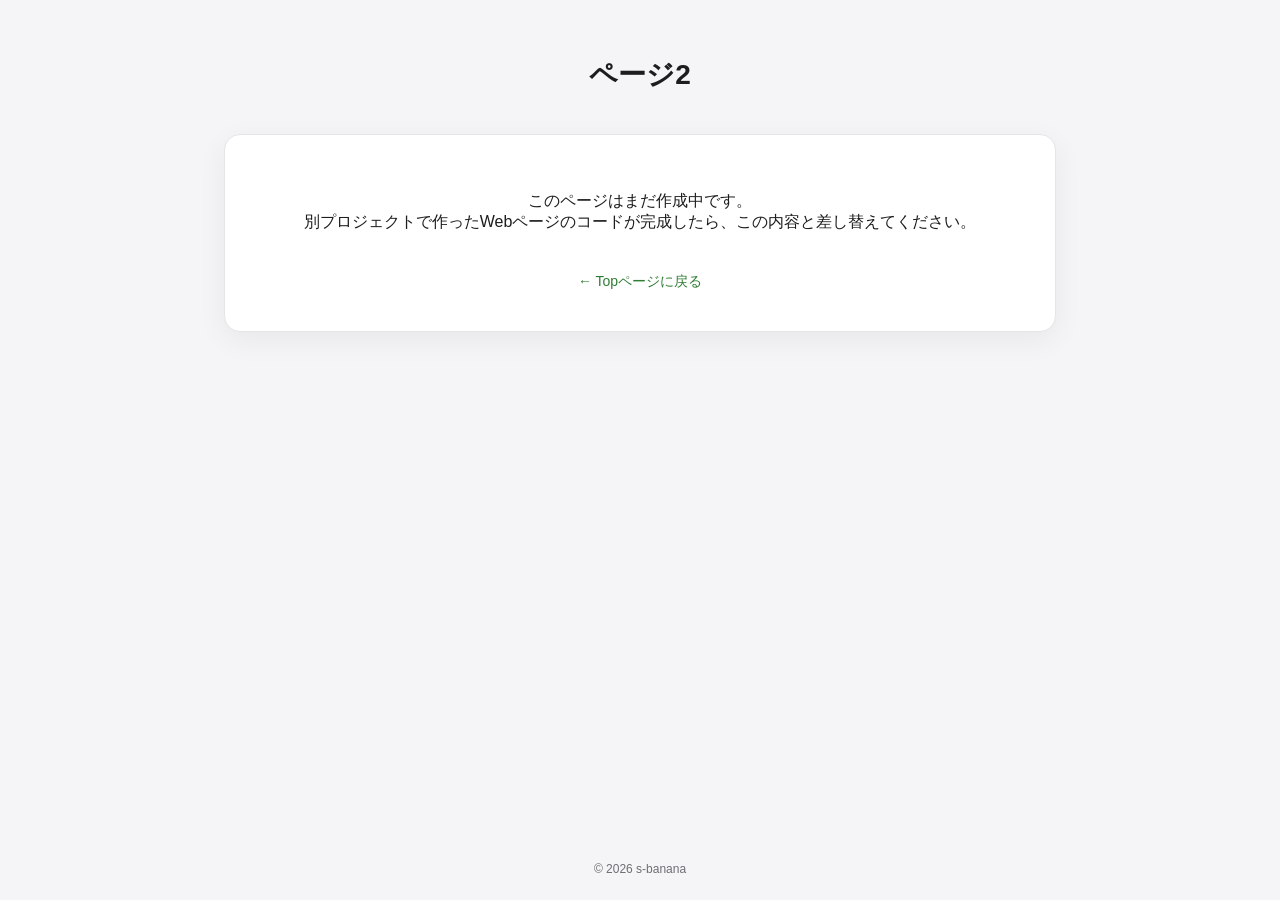
<file: page2.html>
<!DOCTYPE html>
<html lang="ja">
<head>
<meta charset="UTF-8">
<meta name="viewport" content="width=device-width, initial-scale=1.0">
<title>ページ2 | s-banana's Web</title>
<link rel="stylesheet" href="style.css">
</head>
<body>
  <header class="site-header">
    <h1>ページ2</h1>
  </header>

  <main>
    <div class="page-card">
      <p>このページはまだ作成中です。<br>別プロジェクトで作ったWebページのコードが完成したら、この内容と差し替えてください。</p>
      <a class="back-link" href="index.html">← Topページに戻る</a>
    </div>
  </main>

  <footer class="site-footer">
    &copy; 2026 s-banana
  </footer>
</body>
</html>
</file>
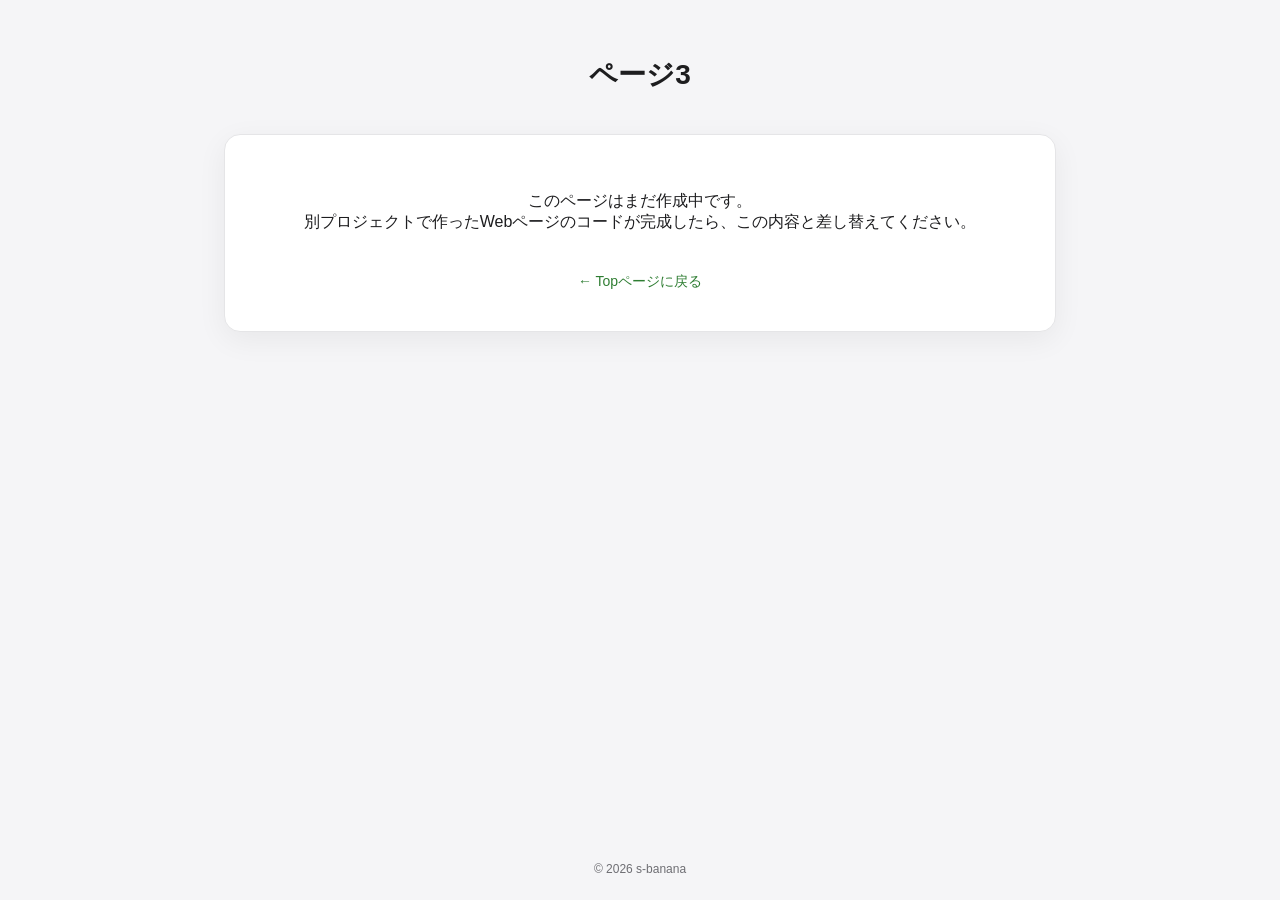
<file: page3.html>
<!DOCTYPE html>
<html lang="ja">
<head>
<meta charset="UTF-8">
<meta name="viewport" content="width=device-width, initial-scale=1.0">
<title>ページ3 | s-banana's Web</title>
<link rel="stylesheet" href="style.css">
</head>
<body>
  <header class="site-header">
    <h1>ページ3</h1>
  </header>

  <main>
    <div class="page-card">
      <p>このページはまだ作成中です。<br>別プロジェクトで作ったWebページのコードが完成したら、この内容と差し替えてください。</p>
      <a class="back-link" href="index.html">← Topページに戻る</a>
    </div>
  </main>

  <footer class="site-footer">
    &copy; 2026 s-banana
  </footer>
</body>
</html>
</file>
<file: style.css>
:root {
  color-scheme: light dark;
  --bg: #f5f5f7;
  --card-bg: #ffffff;
  --text: #1d1d1f;
  --text-sub: #6e6e73;
  --accent: #2e7d32;
  --accent-bg: #e8f5e9;
  --border: #e5e5e7;
  --shadow: 0 8px 30px rgba(0, 0, 0, 0.06);
}

* {
  box-sizing: border-box;
}

body {
  margin: 0;
  min-height: 100vh;
  font-family: -apple-system, BlinkMacSystemFont, "Hiragino Sans", "Yu Gothic", sans-serif;
  background: var(--bg);
  color: var(--text);
  display: flex;
  flex-direction: column;
}

.site-header {
  padding: 56px 24px 32px;
  text-align: center;
}

.site-header h1 {
  margin: 0 0 8px;
  font-size: 28px;
}

.site-header p {
  margin: 0;
  color: var(--text-sub);
  font-size: 15px;
}

main {
  flex: 1;
  width: 100%;
  max-width: 880px;
  margin: 0 auto;
  padding: 0 24px 64px;
}

/* Topページのカード一覧 */
.card-grid {
  display: grid;
  grid-template-columns: repeat(auto-fit, minmax(220px, 1fr));
  gap: 20px;
}

.card {
  display: block;
  background: var(--card-bg);
  border: 1px solid var(--border);
  border-radius: 16px;
  padding: 28px 24px;
  text-decoration: none;
  color: var(--text);
  box-shadow: var(--shadow);
  transition: transform 0.15s ease, box-shadow 0.15s ease;
}

.card:hover {
  transform: translateY(-3px);
  box-shadow: 0 12px 34px rgba(0, 0, 0, 0.1);
}

.card .badge {
  display: inline-block;
  padding: 3px 12px;
  border-radius: 999px;
  background: var(--accent-bg);
  color: var(--accent);
  font-size: 12px;
  font-weight: 600;
  margin-bottom: 14px;
}

.card h2 {
  margin: 0 0 8px;
  font-size: 18px;
}

.card p {
  margin: 0;
  font-size: 14px;
  line-height: 1.6;
  color: var(--text-sub);
}

/* サブページ用 */
.page-card {
  background: var(--card-bg);
  border: 1px solid var(--border);
  border-radius: 16px;
  padding: 40px;
  box-shadow: var(--shadow);
  text-align: center;
}

.back-link {
  display: inline-block;
  margin-top: 24px;
  font-size: 14px;
  color: var(--accent);
  text-decoration: none;
}

.back-link:hover {
  text-decoration: underline;
}

.site-footer {
  text-align: center;
  padding: 24px;
  font-size: 12px;
  color: var(--text-sub);
}
</file>
